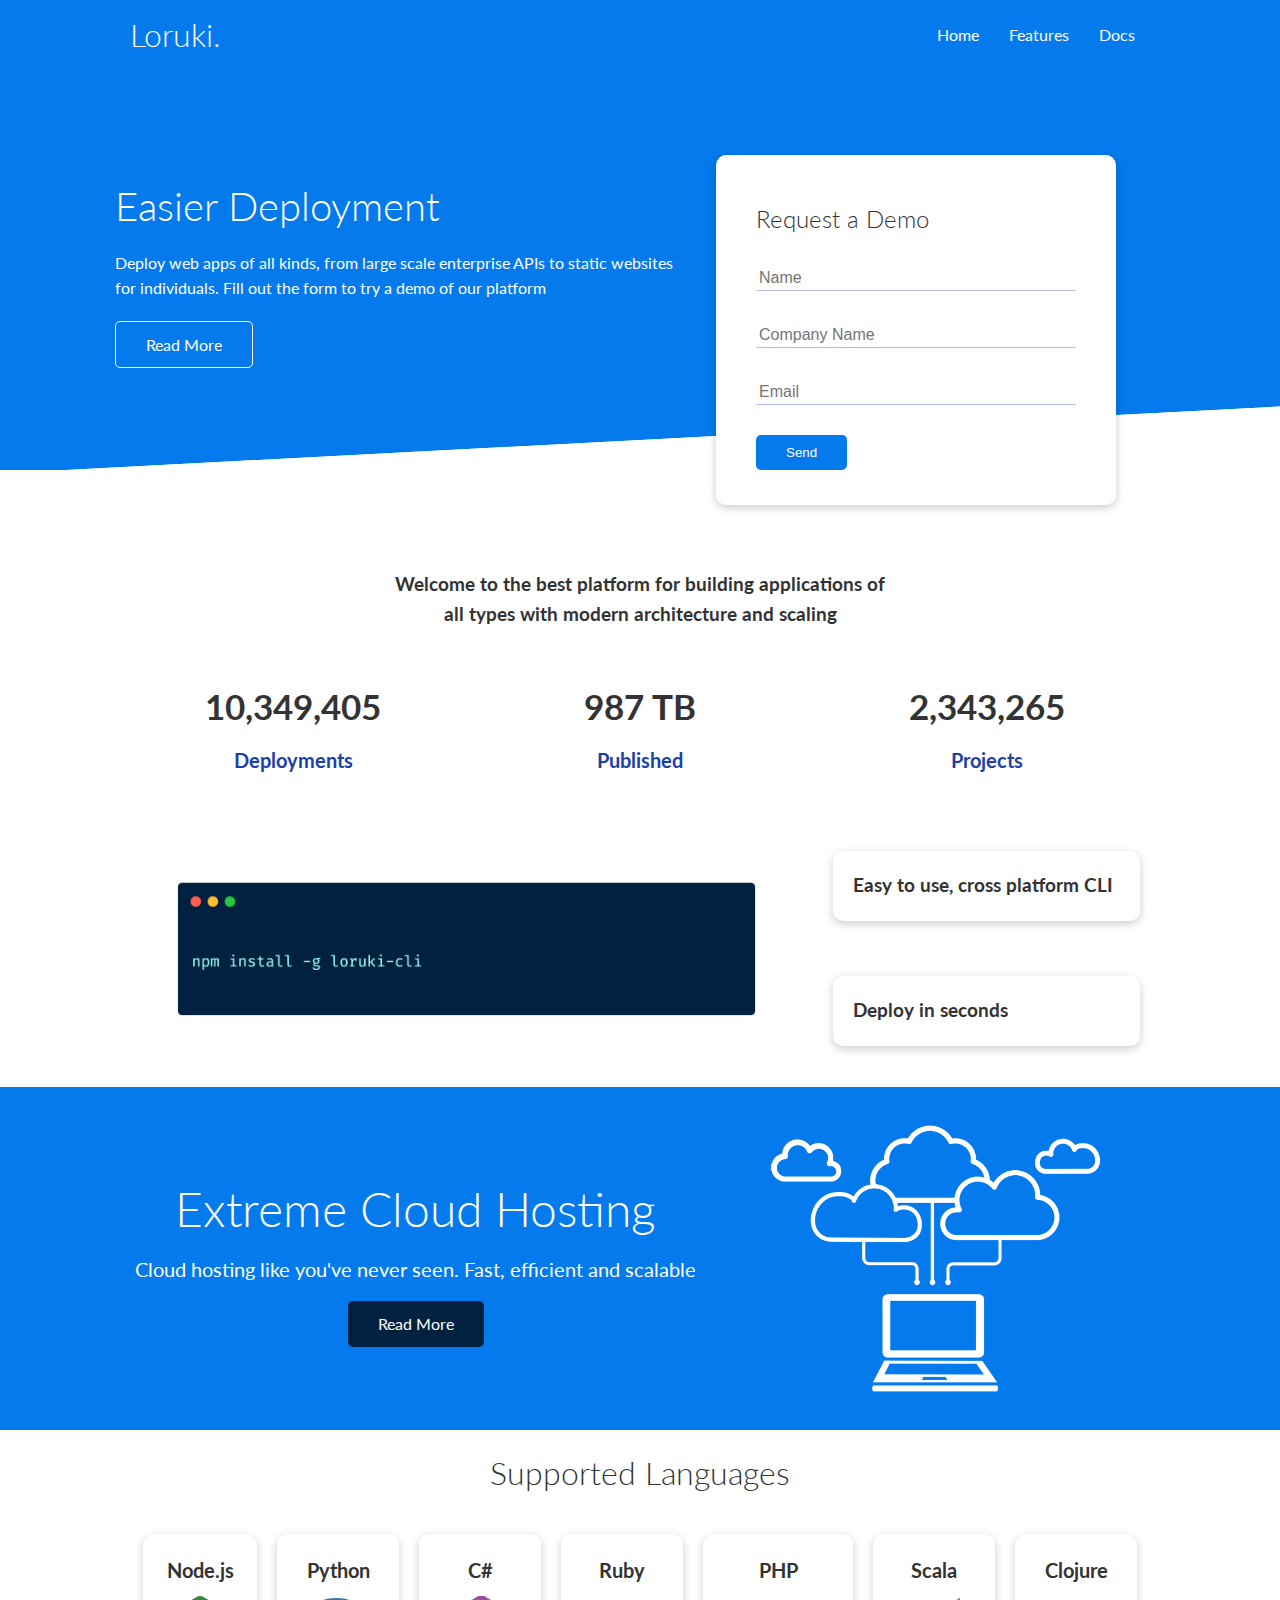
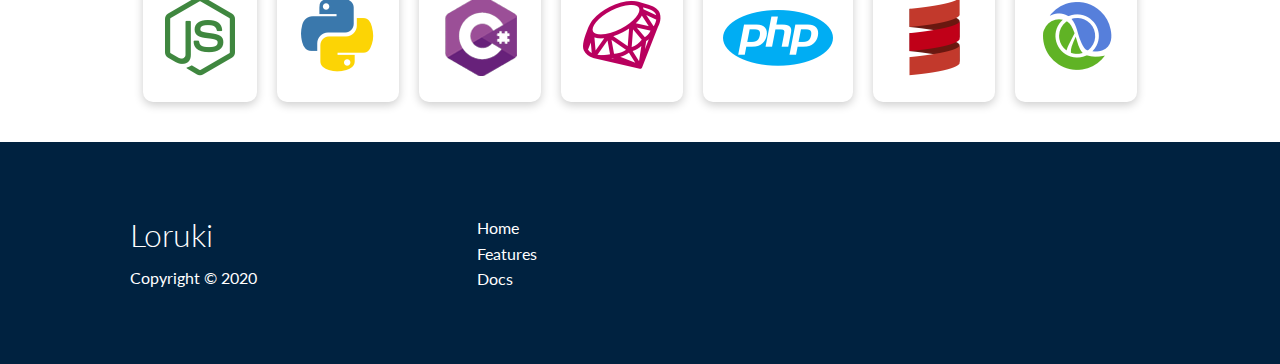
<file: index.html>
<!DOCTYPE html>
<html lang="en">
  <head>
    <meta charset="UTF-8" />
    <meta name="viewport" content="width=device-width, initial-scale=1.0" />
    <link
      rel="stylesheet"
      href="https://cdnjs.cloudflare.com/ajax/libs/font-awesome/5.15.1/css/all.min.css"
      integrity="sha512-+4zCK9k+qNFUR5X+cKL9EIR+ZOhtIloNl9GIKS57V1MyNsYpYcUrUeQc9vNfzsWfV28IaLL3i96P9sdNyeRssA=="
      crossorigin="anonymous"
    />
    <link rel="stylesheet" href="css/utilities.css" />
    <link rel="stylesheet" href="css/style.css" />
    <title>Loruki | Cloud Hosting For Everyone</title>
  </head>
  <body>
    <!-- Navbar -->
    <div class="navbar">
      <div class="container flex">
        <h1 class="logo">Loruki.</h1>
        <nav>
          <ul>
            <li><a href="index.html">Home</a></li>
            <li><a href="features.html">Features</a></li>
            <li><a href="docs.html">Docs</a></li>
          </ul>
        </nav>
      </div>
    </div>

    <!-- Showcase -->
    <section class="showcase">
      <div class="container grid">
        <div class="showcase-text">
          <h1>Easier Deployment</h1>
          <p>
            Deploy web apps of all kinds, from large scale enterprise APIs to
            static websites for individuals. Fill out the form to try a demo of
            our platform
          </p>
          <a href="features.html" class="btn btn-outline">Read More</a>
        </div>

        <div class="showcase-form card">
          <h2>Request a Demo</h2>
          <form>
            <div class="form-control">
              <input type="text" name="name" placeholder="Name" required />
            </div>
            <div class="form-control">
              <input
                type="text"
                name="company"
                placeholder="Company Name"
                required
              />
            </div>
            <div class="form-control">
              <input type="email" name="email" placeholder="Email" required />
            </div>
            <input type="submit" value="Send" class="btn btn-primary" />
          </form>
        </div>
      </div>
    </section>

    <!-- Stats -->
    <section class="stats">
      <div class="container">
        <h3 class="stats-heading text-center my-1">
          Welcome to the best platform for building applications of all types
          with modern architecture and scaling
        </h3>

        <div class="grid grid-3 text-center my-4">
          <div>
            <i class="fas fa-server fa-3x"></i>
            <h3>10,349,405</h3>
            <p class="text-secondary">Deployments</p>
          </div>
          <div>
            <i class="fas fa-upload fa-3x"></i>
            <h3>987 TB</h3>
            <p class="text-secondary">Published</p>
          </div>
          <div>
            <i class="fas fa-project-diagram fa-3x"></i>
            <h3>2,343,265</h3>
            <p class="text-secondary">Projects</p>
          </div>
        </div>
      </div>
    </section>

    <!-- Cli -->
    <section class="cli">
      <div class="container grid">
        <img src="images/cli.png" alt="" />
        <div class="card">
          <h3>Easy to use, cross platform CLI</h3>
        </div>
        <div class="card">
          <h3>Deploy in seconds</h3>
        </div>
      </div>
    </section>

    <!-- Cloud -->
    <section class="cloud bg-primary my-2 py-2">
      <div class="container grid">
        <div class="text-center">
          <h2 class="lg">Extreme Cloud Hosting</h2>
          <p class="lead my-1">
            Cloud hosting like you've never seen. Fast, efficient and scalable
          </p>
          <a href="features.html" class="btn btn-dark">Read More</a>
        </div>
        <img src="images/cloud.png" alt="" />
      </div>
    </section>

    <!-- Languages -->
    <section class="languages">
      <h2 class="md text-center my-2">Supported Languages</h2>
      <div class="container flex">
        <div class="card">
          <h4>Node.js</h4>
          <img src="images/logos/node.png" alt="" />
        </div>
        <div class="card">
          <h4>Python</h4>
          <img src="images/logos/python.png" alt="" />
        </div>
        <div class="card">
          <h4>C#</h4>
          <img src="images/logos/csharp.png" alt="" />
        </div>
        <div class="card">
          <h4>Ruby</h4>
          <img src="images/logos/ruby.png" alt="" />
        </div>
        <div class="card">
          <h4>PHP</h4>
          <img src="images/logos/php.png" alt="" />
        </div>
        <div class="card">
          <h4>Scala</h4>
          <img src="images/logos/scala.png" alt="" />
        </div>
        <div class="card">
          <h4>Clojure</h4>
          <img src="images/logos/clojure.png" alt="" />
        </div>
      </div>
    </section>

    <!-- Footer -->
    <footer class="footer bg-dark py-5">
      <div class="container grid grid-3">
        <div>
          <h1>Loruki</h1>
          <p>Copyright &copy; 2020</p>
        </div>
        <nav>
          <ul>
            <li><a href="index.html">Home</a></li>
            <li><a href="features.html">Features</a></li>
            <li><a href="docs.html">Docs</a></li>
          </ul>
        </nav>
        <div class="social">
          <a href="#"><i class="fab fa-github fa-2x"></i></a>
          <a href="#"><i class="fab fa-facebook fa-2x"></i></a>
          <a href="#"><i class="fab fa-instagram fa-2x"></i></a>
          <a href="#"><i class="fab fa-twitter fa-2x"></i></a>
        </div>
      </div>
    </footer>
  </body>
</html>
</file>
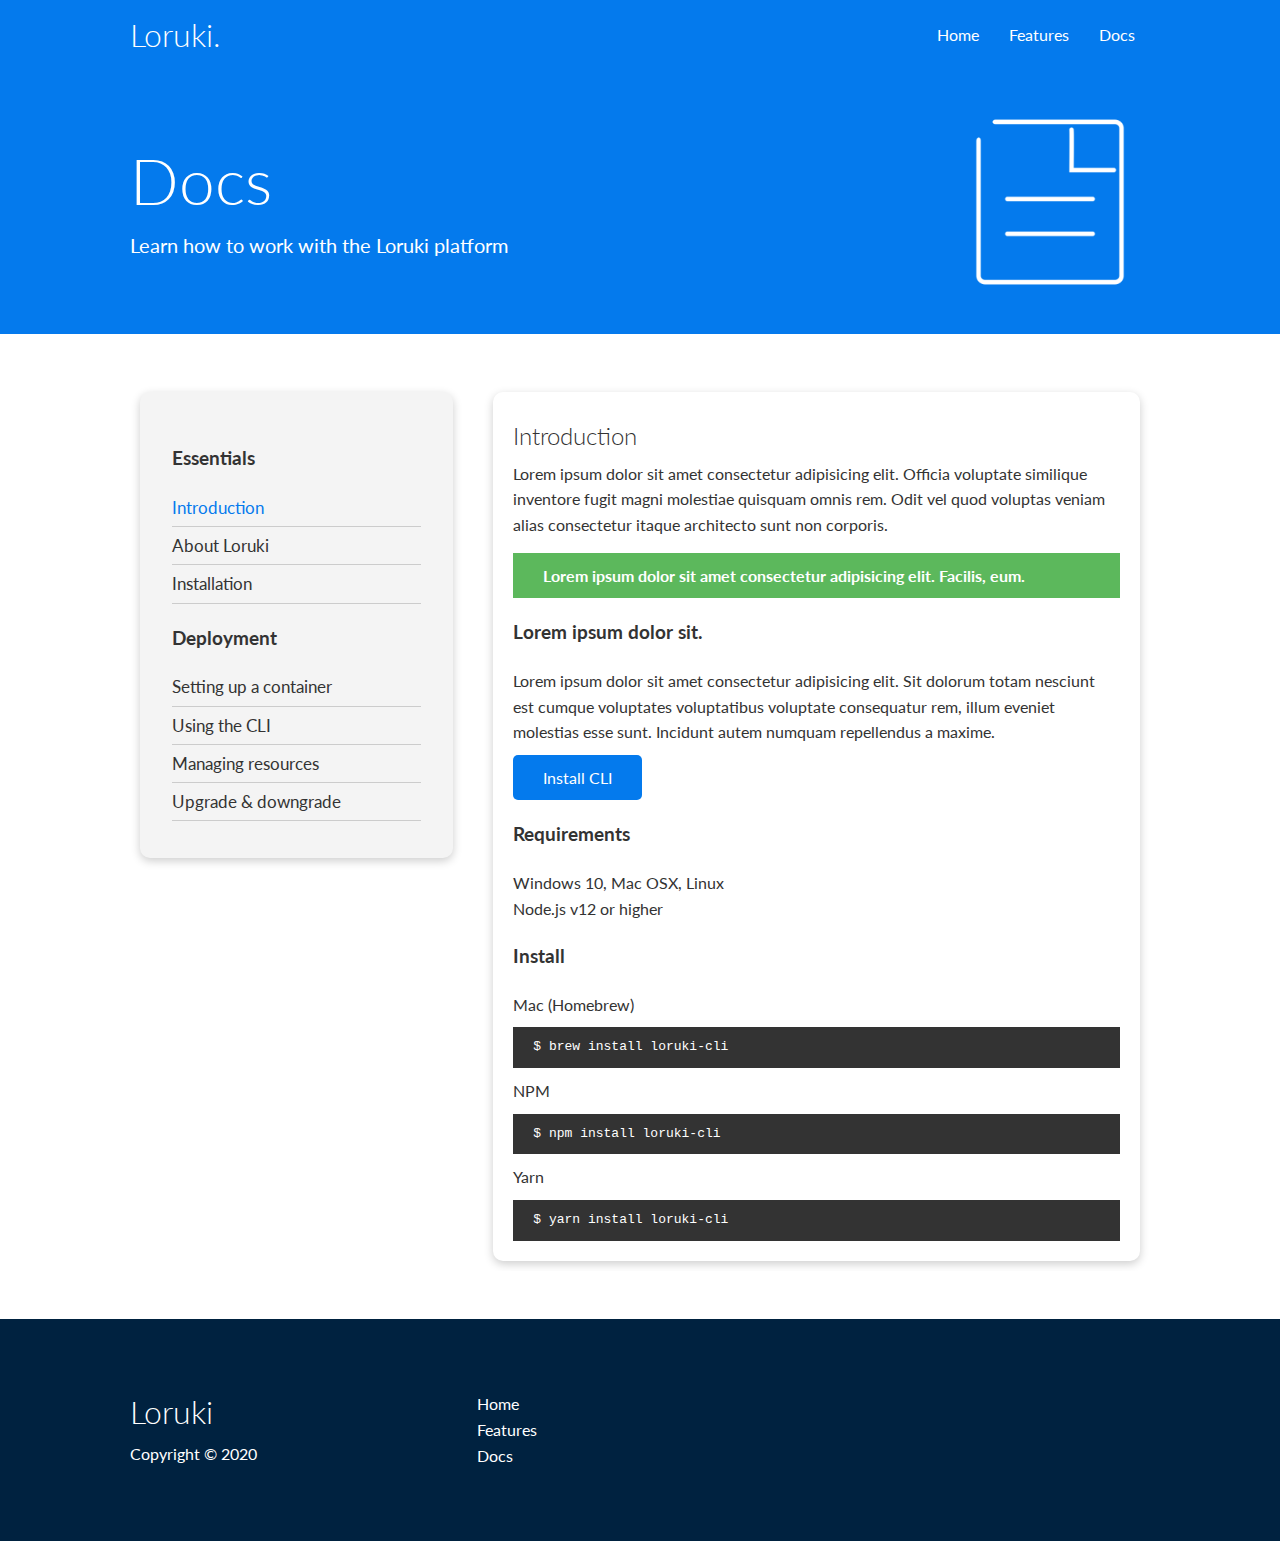
<file: docs.html>
<!DOCTYPE html>
<html lang="en">
  <head>
    <meta charset="UTF-8" />
    <meta name="viewport" content="width=device-width, initial-scale=1.0" />
    <link
      rel="stylesheet"
      href="https://cdnjs.cloudflare.com/ajax/libs/font-awesome/5.15.1/css/all.min.css"
      integrity="sha512-+4zCK9k+qNFUR5X+cKL9EIR+ZOhtIloNl9GIKS57V1MyNsYpYcUrUeQc9vNfzsWfV28IaLL3i96P9sdNyeRssA=="
      crossorigin="anonymous"
    />
    <link rel="stylesheet" href="css/utilities.css" />
    <link rel="stylesheet" href="css/style.css" />
    <title>Loruki | Cloud Hosting For Everyone</title>
  </head>
  <body>
    <!-- Navbar -->
    <div class="navbar">
      <div class="container flex">
        <h1 class="logo">Loruki.</h1>
        <nav>
          <ul>
            <li><a href="index.html">Home</a></li>
            <li><a href="features.html">Features</a></li>
            <li><a href="docs.html">Docs</a></li>
          </ul>
        </nav>
      </div>
    </div>
    <!-- Head -->
    <section class="features-head bg-primary py-3">
      <div class="container grid">
        <div>
          <h1 class="xl">Docs</h1>
          <p class="lead">Learn how to work with the Loruki platform</p>
        </div>
        <img src="images/docs.png" alt="" />
      </div>
    </section>
    <!-- doc main -->
    <section class="docs-main my-4">
      <div class="container grid">
        <div class="card bg-light p-3">
          <h3 class="my-2">Essentials</h3>
          <nav>
            <ul>
              <li><a class="text-primary" href="#">Introduction</a></li>
              <li><a href="#">About Loruki</a></li>
              <li><a href="#">Installation</a></li>
            </ul>
          </nav>

          <h3 class="my-2">Deployment</h3>
          <nav>
            <ul>
              <li><a href="#">Setting up a container</a></li>
              <li><a href="#">Using the CLI</a></li>
              <li><a href="#">Managing resources</a></li>
              <li><a href="#">Upgrade & downgrade</a></li>
            </ul>
          </nav>
        </div>
        <div class="card">
          <h2>Introduction</h2>
          <p>
            Lorem ipsum dolor sit amet consectetur adipisicing elit. Officia
            voluptate similique inventore fugit magni molestiae quisquam omnis
            rem. Odit vel quod voluptas veniam alias consectetur itaque
            architecto sunt non corporis.
          </p>
          <div class="alert alert-success">
            <i class="fas fa-info"></i>Lorem ipsum dolor sit amet consectetur
            adipisicing elit. Facilis, eum.
          </div>
          <h3>Lorem ipsum dolor sit.</h3>
          <p>
            Lorem ipsum dolor sit amet consectetur adipisicing elit. Sit dolorum
            totam nesciunt est cumque voluptates voluptatibus voluptate
            consequatur rem, illum eveniet molestias esse sunt. Incidunt autem
            numquam repellendus a maxime.
          </p>
          <a href="#" class="btn btn-primary">Install CLI</a>
          <h3>Requirements</h3>
          <ul>
            <li>Windows 10, Mac OSX, Linux</li>
            <li>Node.js v12 or higher</li>
          </ul>

          <h3>Install</h3>
          <p>Mac (Homebrew)</p>
          <pre><code>$ brew install loruki-cli</code></pre>
          <p>NPM</p>
          <pre><code>$ npm install loruki-cli</code></pre>
          <p>Yarn</p>
          <pre><code>$ yarn install loruki-cli</code></pre>
        </div>
      </div>
    </section>
    <!-- Footer -->
    <footer class="footer bg-dark py-5">
      <div class="container grid grid-3">
        <div>
          <h1>Loruki</h1>
          <p>Copyright &copy; 2020</p>
        </div>
        <nav>
          <ul>
            <li><a href="index.html">Home</a></li>
            <li><a href="features.html">Features</a></li>
            <li><a href="docs.html">Docs</a></li>
          </ul>
        </nav>
        <div class="social">
          <a href="#"><i class="fab fa-github fa-2x"></i></a>
          <a href="#"><i class="fab fa-facebook fa-2x"></i></a>
          <a href="#"><i class="fab fa-instagram fa-2x"></i></a>
          <a href="#"><i class="fab fa-twitter fa-2x"></i></a>
        </div>
      </div>
    </footer>
  </body>
</html>
</file>
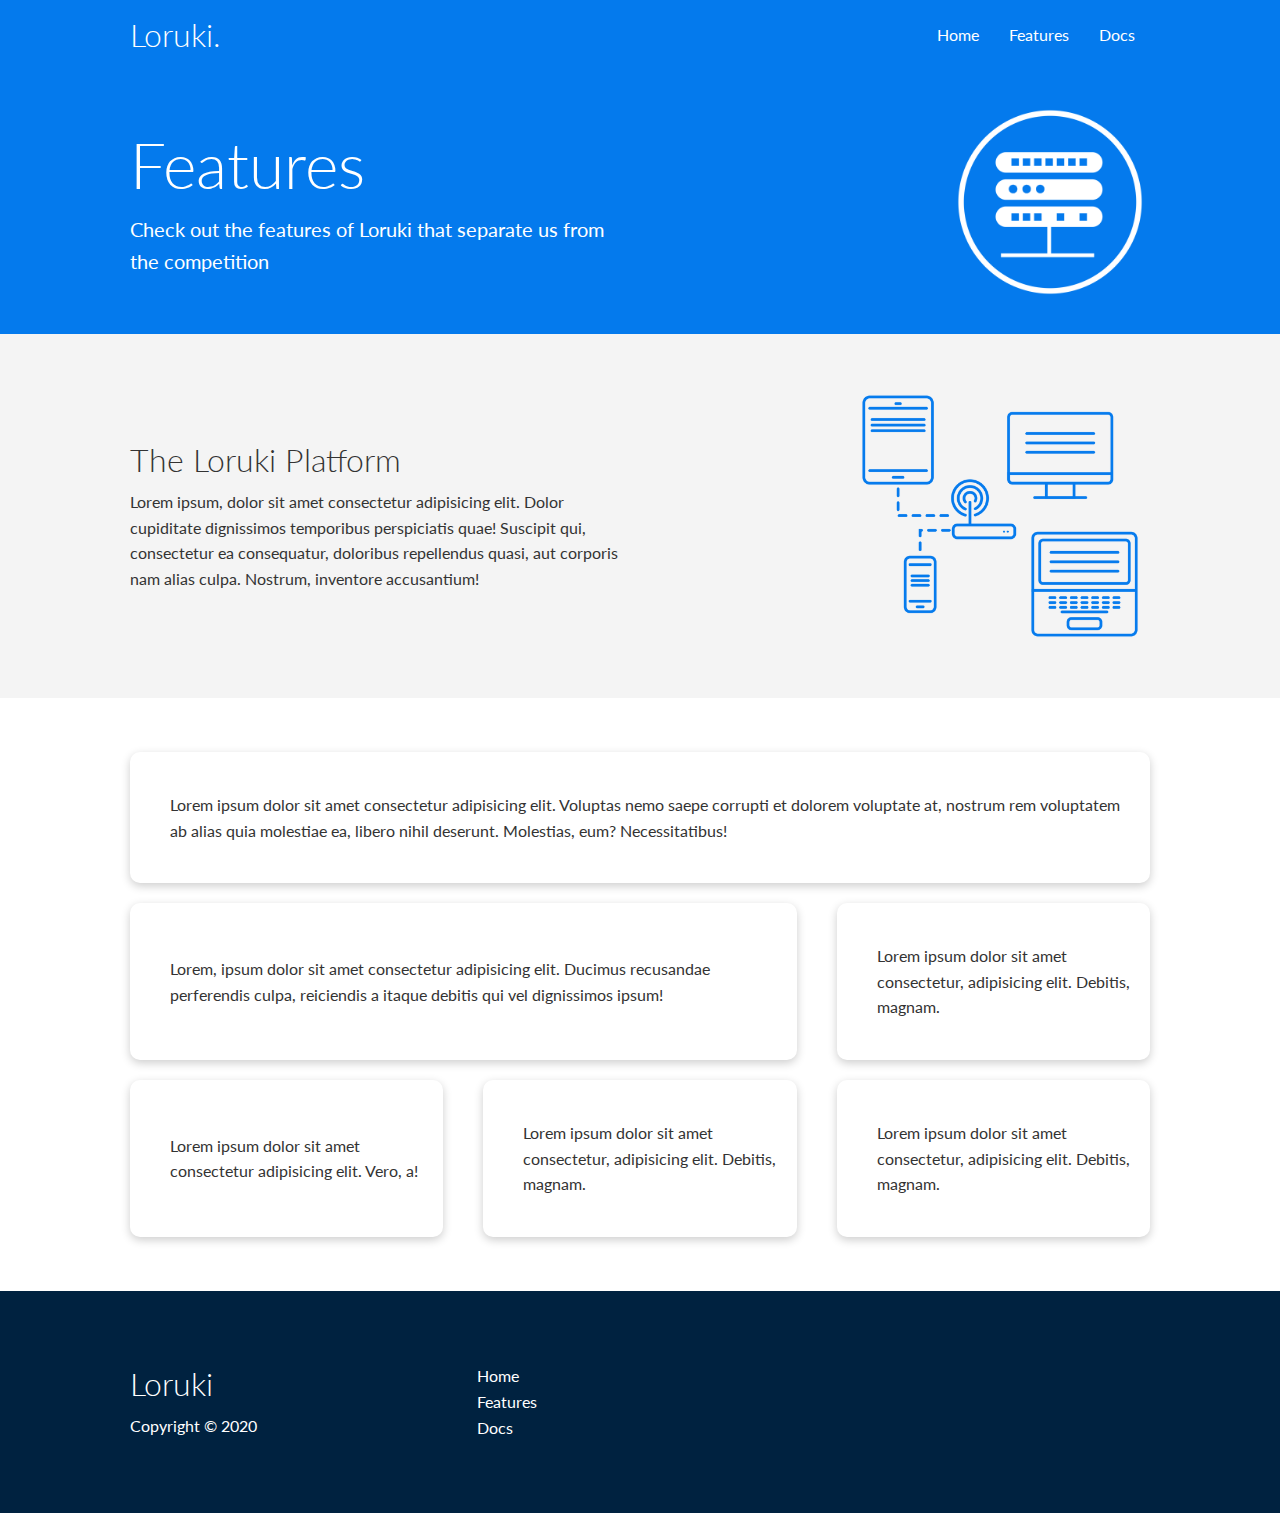
<file: features.html>
<!DOCTYPE html>
<html lang="en">
  <head>
    <meta charset="UTF-8" />
    <meta name="viewport" content="width=device-width, initial-scale=1.0" />
    <link
      rel="stylesheet"
      href="https://cdnjs.cloudflare.com/ajax/libs/font-awesome/5.15.1/css/all.min.css"
      integrity="sha512-+4zCK9k+qNFUR5X+cKL9EIR+ZOhtIloNl9GIKS57V1MyNsYpYcUrUeQc9vNfzsWfV28IaLL3i96P9sdNyeRssA=="
      crossorigin="anonymous"
    />
    <link rel="stylesheet" href="css/utilities.css" />
    <link rel="stylesheet" href="css/style.css" />
    <title>Loruki | Cloud Hosting For Everyone</title>
  </head>
  <body>
    <!-- Navbar -->
    <div class="navbar">
      <div class="container flex">
        <h1 class="logo">Loruki.</h1>
        <nav>
          <ul>
            <li><a href="index.html">Home</a></li>
            <li><a href="features.html">Features</a></li>
            <li><a href="docs.html">Docs</a></li>
          </ul>
        </nav>
      </div>
    </div>
    <!-- Head -->
    <section class="features-head bg-primary py-3">
      <div class="container grid">
        <div>
          <h1 class="xl">Features</h1>
          <p class="lead">
            Check out the features of Loruki that separate us from the
            competition
          </p>
        </div>
        <img src="images/server.png" alt="" />
      </div>
    </section>
    <!-- Sub-head -->
    <section class="features-sub-head bg-light py-3">
      <div class="container grid">
        <div>
          <h1 class="md">The Loruki Platform</h1>
          <p>
            Lorem ipsum, dolor sit amet consectetur adipisicing elit. Dolor
            cupiditate dignissimos temporibus perspiciatis quae! Suscipit qui,
            consectetur ea consequatur, doloribus repellendus quasi, aut
            corporis nam alias culpa. Nostrum, inventore accusantium!
          </p>
        </div>
        <img src="images/server2.png" alt="" />
      </div>
    </section>
    <!-- Features-main -->
    <section class="features-main my-2">
      <div class="container grid grid-3">
        <div class="card flex">
          <i class="fas fa-server fa-3x"></i>
          <p>
            Lorem ipsum dolor sit amet consectetur adipisicing elit. Voluptas
            nemo saepe corrupti et dolorem voluptate at, nostrum rem voluptatem
            ab alias quia molestiae ea, libero nihil deserunt. Molestias, eum?
            Necessitatibus!
          </p>
        </div>
        <div class="card flex">
          <i class="fas fa-network-wired fa-3x"></i>
          <p>
            Lorem, ipsum dolor sit amet consectetur adipisicing elit. Ducimus
            recusandae perferendis culpa, reiciendis a itaque debitis qui vel
            dignissimos ipsum!
          </p>
        </div>
        <div class="card flex">
          <i class="fas fa-laptop-code fa-3x"></i>
          <p>
            Lorem ipsum dolor sit amet consectetur, adipisicing elit. Debitis,
            magnam.
          </p>
        </div>
        <div class="card flex">
          <i class="fas fa-database fa-3x"></i>
          <p>
            Lorem ipsum dolor sit amet consectetur adipisicing elit. Vero, a!
          </p>
        </div>
        <div class="card flex">
          <i class="fas fa-power-off fa-3x"></i>
          <p>
            Lorem ipsum dolor sit amet consectetur, adipisicing elit. Debitis,
            magnam.
          </p>
        </div>
        <div class="card flex">
          <i class="fas fa-upload fa-3x"></i>
          <p>
            Lorem ipsum dolor sit amet consectetur, adipisicing elit. Debitis,
            magnam.
          </p>
        </div>
      </div>
    </section>
    <!-- Footer -->
    <footer class="footer bg-dark py-5">
      <div class="container grid grid-3">
        <div>
          <h1>Loruki</h1>
          <p>Copyright &copy; 2020</p>
        </div>
        <nav>
          <ul>
            <li><a href="index.html">Home</a></li>
            <li><a href="features.html">Features</a></li>
            <li><a href="docs.html">Docs</a></li>
          </ul>
        </nav>
        <div class="social">
          <a href="#"><i class="fab fa-github fa-2x"></i></a>
          <a href="#"><i class="fab fa-facebook fa-2x"></i></a>
          <a href="#"><i class="fab fa-instagram fa-2x"></i></a>
          <a href="#"><i class="fab fa-twitter fa-2x"></i></a>
        </div>
      </div>
    </footer>
  </body>
</html>
</file>
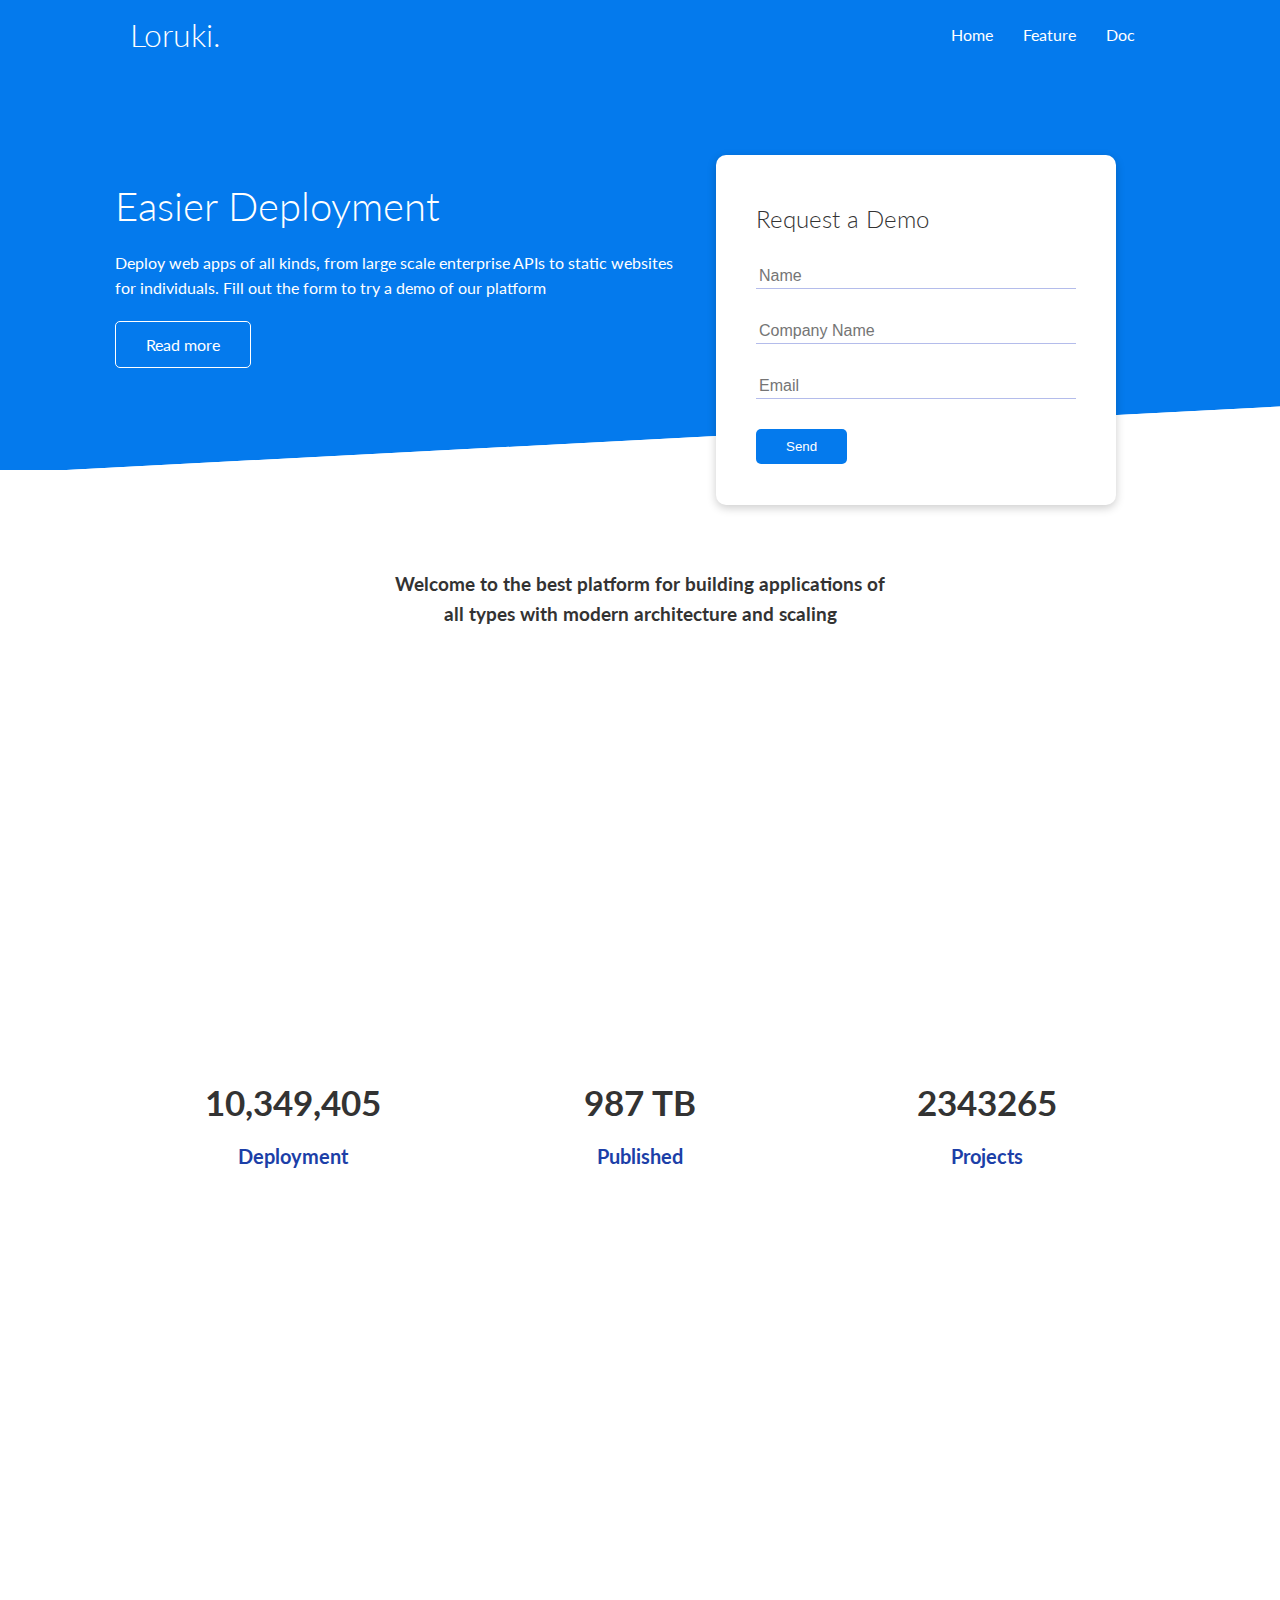
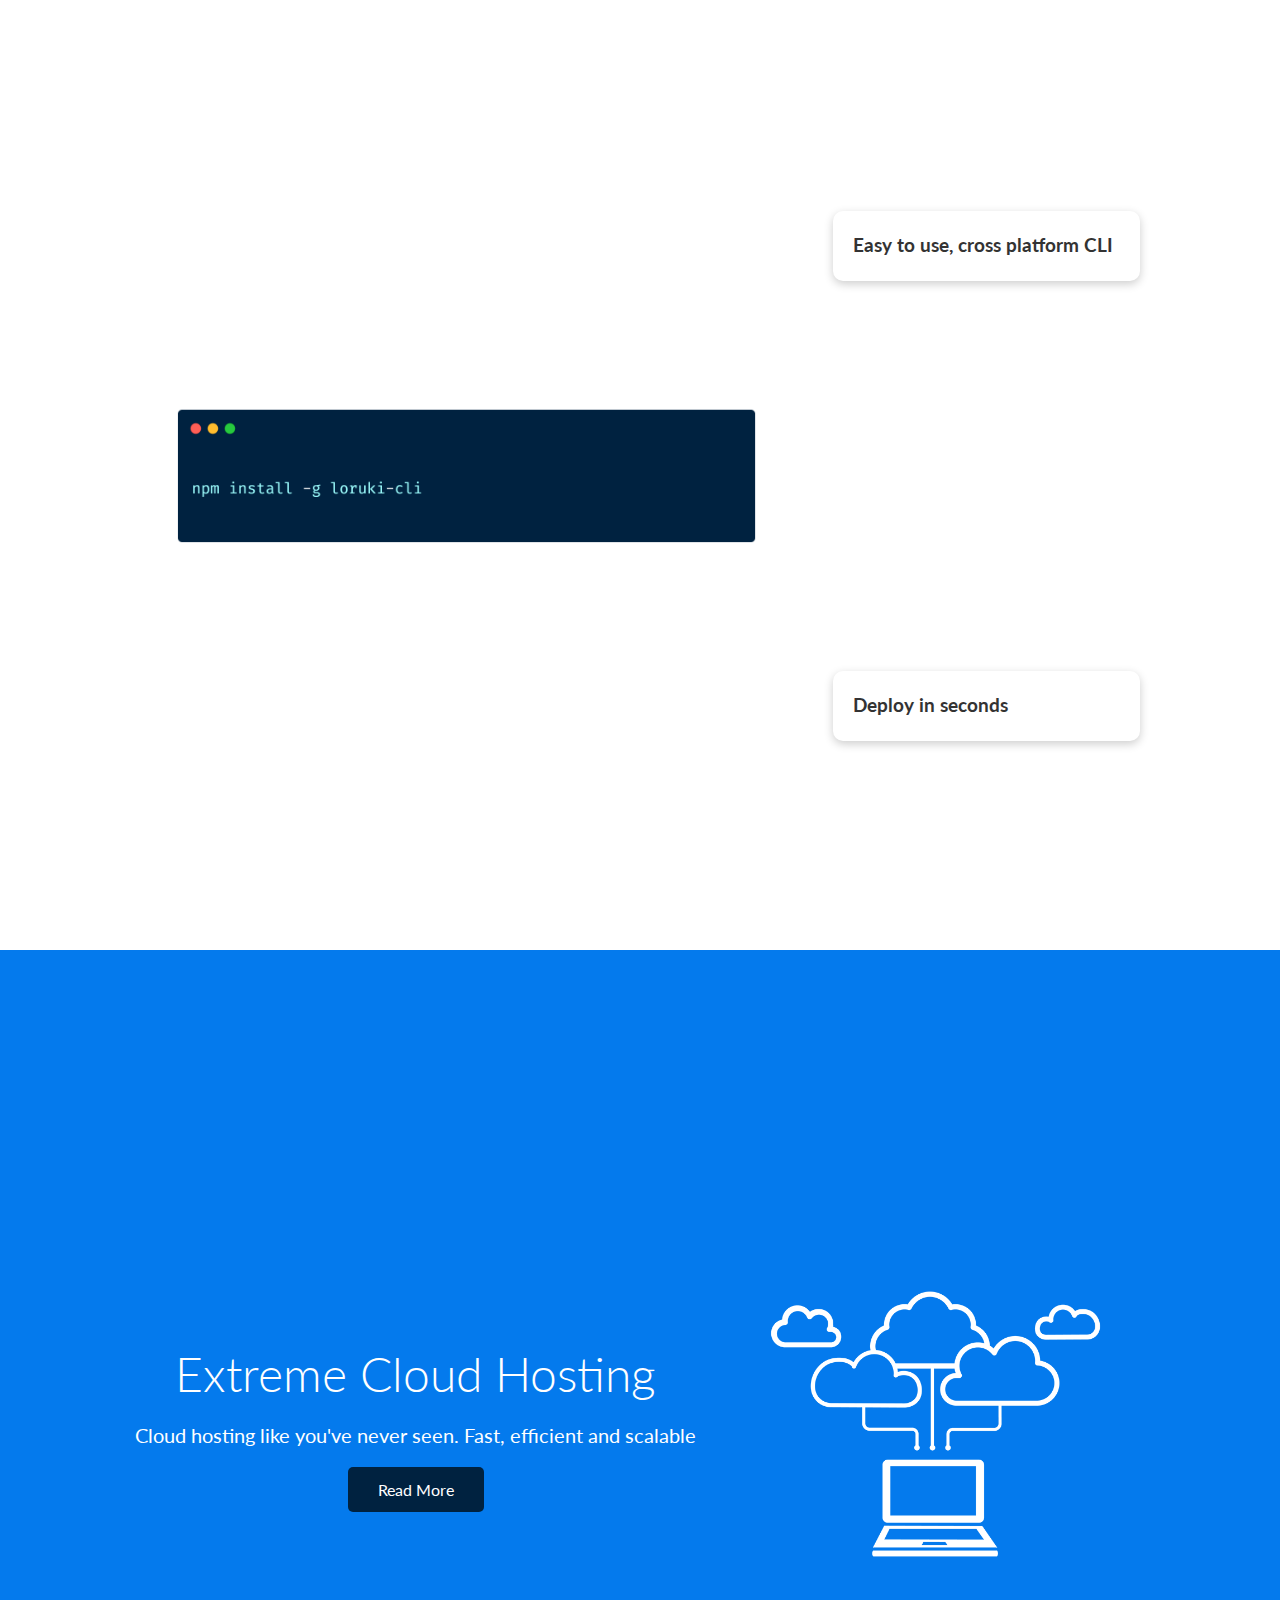
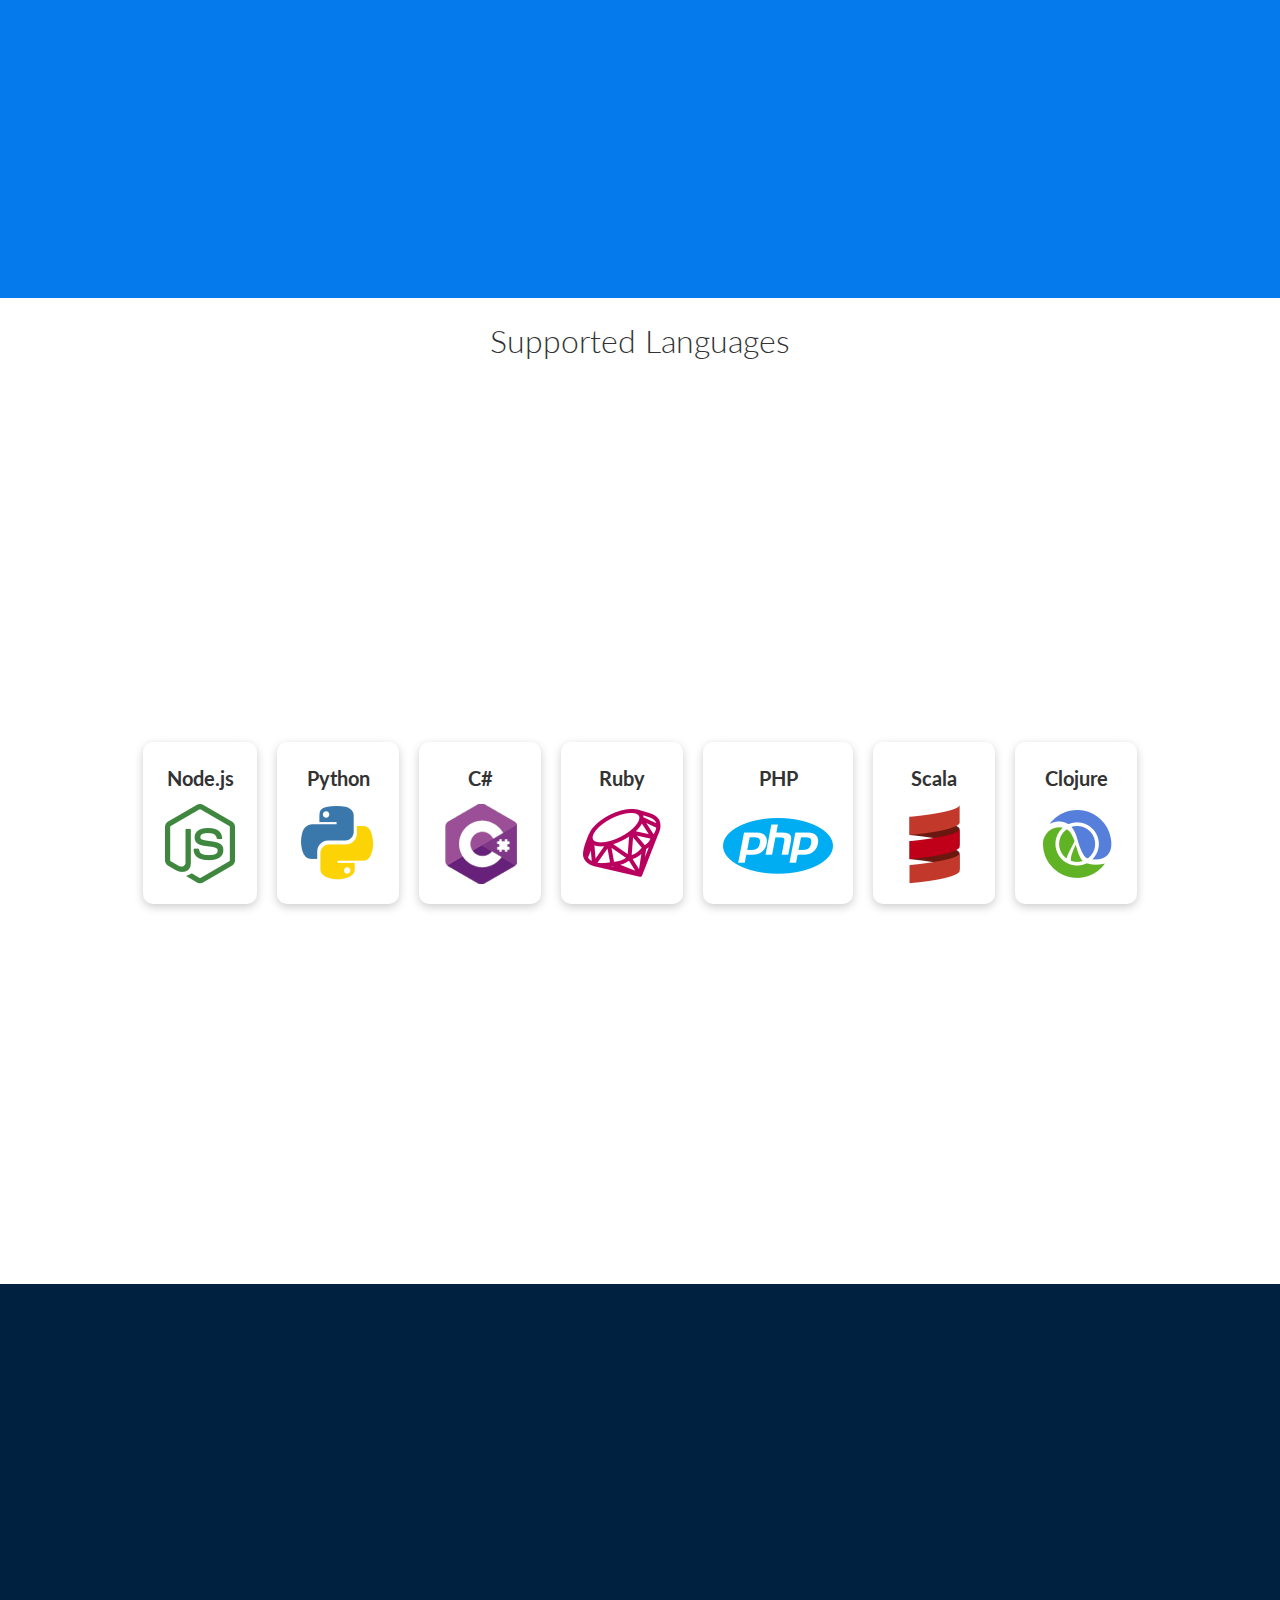
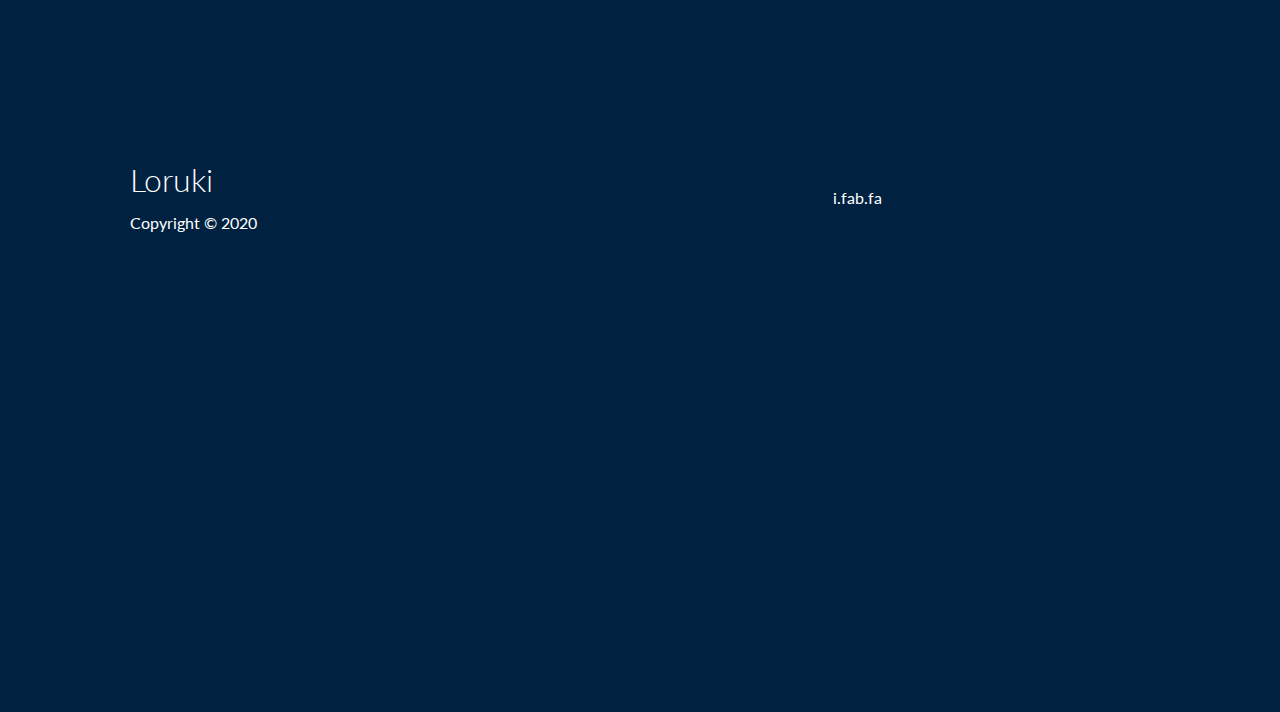
<file: index - DuyAnhdemo.html>
<html lang="en">
  <head>
    <meta charset="UTF-8" />
    <meta http-equiv="X-UA-Compatible" content="IE=edge" />
    <meta name="viewport" content="width=device-width, initial-scale=1.0" />
    <link
      rel="stylesheet"
      href="https://cdnjs.cloudflare.com/ajax/libs/font-awesome/6.2.0/css/all.min.css"
      integrity="sha512-xh6O/CkQoPOWDdYTDqeRdPCVd1SpvCA9XXcUnZS2FmJNp1coAFzvtCN9BmamE+4aHK8yyUHUSCcJHgXloTyT2A=="
      crossorigin="anonymous"
      referrerpolicy="no-referrer"
    />
    <link rel="stylesheet" href="css/utilities.css" />
    <link rel="stylesheet" href="css/style.css" />

    <title>Loruki | Cloud Hosting for Everyone</title>
  </head>
  <body>
    <!-- navbar  -->
    <div class="navbar">
      <div class="container flex">
        <h1 class="logo">Loruki.</h1>
        <nav>
          <ul>
            <li><a href="index.html">Home</a></li>
            <li><a href="features.html">Feature</a></li>
            <li><a href="docs.html">Doc</a></li>
          </ul>
        </nav>
      </div>
    </div>
    <!-- showcase -->
    <section class="showcase">
      <div class="container grid">
        <div class="showcase-text">
          <h1>Easier Deployment</h1>
          <p>
            Deploy web apps of all kinds, from large scale enterprise APIs to
            static websites for individuals. Fill out the form to try a demo of
            our platform
          </p>
          <a href="features.html" class="btn btn-outline">Read more</a>
        </div>
        <div class="showcase-form card">
          <h2>Request a Demo</h2>
          <form>
            <div class="form-control">
              <input type="text" name="name" placeholder="Name" required />
            </div>
            <div class="form-control">
              <input
                type="text"
                name="company"
                placeholder="Company Name"
                required
              />
            </div>
            <div class="form-control">
              <input type="email" name="email" placeholder="Email" required />
            </div>
            <input type="submit" value="Send" class="btn btn-primary" />
          </form>
        </div>
      </div>
    </section>
    <!-- Stat -->
    <section class="stats">
      <div class="container">
        <h3 class="stats-heading text-center my-1">
          Welcome to the best platform for building applications of all types
          with modern architecture and scaling
        </h3>
        <div class="grid grid-3 text-center my-4">
          <div>
            <i class="fas fa-server fa-3x"></i>
            <h3>10,349,405</h3>
            <p class="text-secondary">Deployment</p>
          </div>
          <div>
            <i class="fas fa-upload fa-3x"></i>
            <h3>987 TB</h3>
            <p class="text-secondary">Published</p>
          </div>
          <div>
            <i class="fas fa-project-diagram fa-3x"></i>
            <h3>2343265</h3>
            <p class="text-secondary">Projects</p>
          </div>
        </div>
      </div>
    </section>
    <!-- Cli -->
    <section class="cli">
      <div class="container grid">
        <img src="images/cli.png" alt="" />
        <div class="card">
          <h3>Easy to use, cross platform CLI</h3>
        </div>
        <div class="card">
          <h3>Deploy in seconds</h3>
        </div>
      </div>
    </section>
    <!-- Cloud -->
    <section class="cloud bg-primary my-2 py-2">
      <div class="container grid">
        <div class="text-center">
          <h2 class="lg">Extreme Cloud Hosting</h2>
          <p class="lead my-1">
            Cloud hosting like you've never seen. Fast, efficient and scalable
          </p>
          <a href="features.html" class="btn btn-darK">Read More</a>
        </div>
        <img src="images/cloud.png" alt="" />
      </div>
    </section>
    <!-- Languages -->
    <section class="languages">
      <h2 class="md text-center my-2">Supported Languages</h2>
      <div class="container flex">
        <div class="card">
          <h4>Node.js</h4>
          <img src="images/logos/node.png" alt="" />
        </div>
        <div class="card">
          <h4>Python</h4>
          <img src="images/logos/python.png" alt="" />
        </div>
        <div class="card">
          <h4>C#</h4>
          <img src="images/logos/csharp.png" alt="" />
        </div>
        <div class="card">
          <h4>Ruby</h4>
          <img src="images/logos/ruby.png" alt="" />
        </div>
        <div class="card">
          <h4>PHP</h4>
          <img src="images/logos/php.png" alt="" />
        </div>
        <div class="card">
          <h4>Scala</h4>
          <img src="images/logos/scala.png" alt="" />
        </div>
        <div class="card">
          <h4>Clojure</h4>
          <img src="images/logos/clojure.png" alt="" />
        </div>
      </div>
    </section>
    <!-- Footer -->
    <footer class="footer bg-dark py-5">
      <div class="container grid grid-3">
        <div>
          <h1>Loruki</h1>
          <p>Copyright &copy; 2020</p>
        </div>
        <nav>
          <ul>
            <li></li>
          </ul>
        </nav>
        <div class="social">
          <a href="">i.fab.fa</a>
        </div>
      </div>
    </footer>
  </body>
</html>
</file>
<file: css/utilities.css>
.container {
  max-width: 1100px;
  margin: 0 auto;
  overflow: auto;
  padding: 0 40px;
}

.card {
  background-color: #fff;
  color: #333;
  border-radius: 10px;
  box-shadow: 0 3px 10px rgba(0, 0, 0, 0.2);
  padding: 20px;
  margin: 10px;
}

.btn {
  display: inline-block;
  padding: 10px 30px;
  cursor: pointer;
  background: var(--primary-color);
  color: #fff;
  border: none;
  border-radius: 5px;
}

.btn-outline {
  background-color: transparent;
  border: 1px #fff solid;
}

.btn:hover {
  transform: scale(0.98);
}

/* Backgrounds & colored buttons */
.bg-primary,
.btn-primary {
  background-color: var(--primary-color);
  color: #fff;
}

.bg-secondary,
.btn-secondary {
  background-color: var(--secondary-color);
  color: #fff;
}

.bg-dark,
.btn-dark {
  background-color: var(--dark-color);
  color: #fff;
}

.bg-light,
.btn-light {
  background-color: var(--light-color);
  color: #333;
}

.bg-primary a,
.btn-primary a,
.bg-secondary a,
.btn-secondary a,
.bg-dark a,
.btn-dark a {
  color: #fff;
}

/* Text colors */
.text-primary {
  color: var(--primary-color);
}

.text-secondary {
  color: var(--secondary-color);
}

.text-dark {
  color: var(--dark-color);
}

.text-light {
  color: var(--light-color);
}

/* Text sizes */
.lead {
  font-size: 20px;
}

.sm {
  font-size: 1rem;
}

.md {
  font-size: 2rem;
}

.lg {
  font-size: 3rem;
}

.xl {
  font-size: 4rem;
}

.text-center {
  text-align: center;
}

/* Alert */
.alert {
  background-color: var(--light-color);
  padding: 10px 20px;
  font-weight: bold;
  margin: 15px 0;
}

.alert i {
  margin-right: 10px;
}

.alert-success {
  background-color: var(--success-color);
  color: #fff;
}

.alert-error {
  background-color: var(--error-color);
  color: #fff;
}

.flex {
  display: flex;
  justify-content: center;
  align-items: center;
  height: 100%;
}

.grid {
  display: grid;
  grid-template-columns: repeat(2, 1fr);
  gap: 20px;
  justify-content: center;
  align-items: center;
  height: 100%;
}

.grid-3 {
  grid-template-columns: repeat(3, 1fr);
}

/* Margin */
.my-1 {
  margin: 1rem 0;
}

.my-2 {
  margin: 1.5rem 0;
}

.my-3 {
  margin: 2rem 0;
}

.my-4 {
  margin: 3rem 0;
}

.my-5 {
  margin: 4rem 0;
}

.m-1 {
  margin: 1rem;
}

.m-2 {
  margin: 1.5rem;
}

.m-3 {
  margin: 2rem;
}

.m-4 {
  margin: 3rem;
}

.m-5 {
  margin: 4rem;
}

/* Padding */
.py-1 {
  padding: 1rem 0;
}

.py-2 {
  padding: 1.5rem 0;
}

.py-3 {
  padding: 2rem 0;
}

.py-4 {
  padding: 3rem 0;
}

.py-5 {
  padding: 4rem 0;
}

.p-1 {
  padding: 1rem;
}

.p-2 {
  padding: 1.5rem;
}

.p-3 {
  padding: 2rem;
}

.p-4 {
  padding: 3rem;
}

.p-5 {
  padding: 4rem;
}
</file>
<file: css/style.css>
@import url("https://fonts.googleapis.com/css2?family=Lato:wght@300&display=swap");
:root {
  --primary-color: #047aed;
  --secondary-color: #1c3fa8;
  --dark-color: #002240;
  --light-color: #f4f4f4;
  --success-color: #5cb85c;
  --error-color: #d9534f;
}

* {
  box-sizing: border-box;
  padding: 0;
  margin: 0;
}

body {
  font-family: "Lato", sans-serif;
  color: #333;
  line-height: 1.6;
}

ul {
  list-style-type: none;
}

a {
  text-decoration: none;
  color: #333;
}

h1,
h2 {
  font-weight: 300;
  line-height: 1.2;
  margin: 10px 0;
}

p {
  margin: 10px 0;
}

img {
  width: 100%;
}

code,
pre {
  background: #333;
  color: #fff;
  padding: 10px;
}

/* Navbar */
.navbar {
  background-color: var(--primary-color);
  color: #fff;
  height: 70px;
}
.navbar ul {
  display: flex;
}
.navbar a {
  color: #fff;
  padding: 10px;
  margin: 0 5px;
}
.navbar a:hover {
  border-bottom: 2px #fff solid;
}
.navbar .flex {
  justify-content: space-between;
}
/* Showcase */
.showcase {
  height: 400px;
  background-color: var(--primary-color);
  color: #fff;
  position: relative;
}
.showcase h1 {
  font-size: 40px;
}
.showcase p {
  margin: 20px 0;
}
.showcase .grid {
  overflow: visible;
  grid-template-columns: 55% 45%;
  gap: 30px;
}
.showcase-text {
  animation: slideInFormLeft 1s ease-in;
}
.showcase-form {
  position: relative;
  top: 60px;
  height: 350px;
  width: 400px;
  padding: 40px;
  z-index: 100;
  animation: slideInFormRight 1s ease-in;
}
.showcase-form .form-control {
  margin: 30px 0;
}
.showcase-form input[type="text"],
.showcase-form input[type="email"] {
  border: 0;
  border-bottom: 1px solid #b4bceb;
  width: 100%;
  padding: 3px;
  font-size: 16px;
}
.showcase-form input:focus {
  outline: none;
}
.showcase::before,
.showcase::after {
  content: "";
  position: absolute;
  height: 100px;
  bottom: -70px;
  right: 0;
  left: 0;
  background-color: white;
  transform: skewY(-3deg);
  -webkit-transform: skewY(-3deg);
  -moz-transform: skewY(-3deg);
  -ms-transform: skewY(-3deg);
}
/* Stats */
.stats {
  padding-top: 100px;
  animation: slideInFormBottom 1s ease-in;
}
.stats-heading {
  max-width: 500px;
  margin: auto;
}
.stats .grid h3 {
  font-size: 35px;
}
.stats .grid p {
  font-size: 20px;
  font-weight: bold;
}
/* Cli */
.cli .grid {
  grid-template-columns: repeat(3, 1fr);
  grid-template-rows: repeat(2, 1fr);
}
.cli .grid > *:first-child {
  grid-column: 1 / span 2;
  grid-row: 1 / span 2;
}

/* cloud */
.cloud .grid {
  grid-template-columns: 4fr 3fr;
}
/* Languages */
.languages .flex {
  flex-wrap: wrap;
}

.languages .card {
  text-align: center;
  margin: 18px 10px 40px;
  transition: transform 0.2s ease-in;
}
.languages .card h4 {
  font-size: 20px;
  margin-bottom: 10px;
}
.languages .card:hover {
  transform: translateY(-15px);
}
/* Featrues */
.features-head img {
  width: 200px;
  justify-self: flex-end;
}
.features-sub-head img {
  width: 300px;
  justify-self: flex-end;
}
/* Features-main */
.features-main .card > i {
  margin-right: 20px;
}
.features-main .grid {
  padding: 30px;
}
.features-main .grid > *:first-child {
  grid-column: 1 / span 3;
}
.features-main .grid > *:nth-child(2) {
  grid-column: 1 / span 2;
}
/* Docs */
.docs-main h3 {
  margin: 20px 0;
}

.docs-main .grid {
  grid-template-columns: 1fr 2fr;
  align-items: flex-start;
}

.docs-main nav li {
  font-size: 17px;
  padding-bottom: 5px;
  margin-bottom: 5px;
  border-bottom: 1px #ccc solid;
}

.docs-main a:hover {
  font-weight: bold;
}
/* footer */
.footer .social a {
  margin: 0 10px;
}
/* Animation */
@keyframes slideInFormLeft {
  0% {
    transform: translateX(-100%);
  }
  100% {
    transform: translateX(0);
  }
}
@keyframes slideInFormRight {
  0% {
    transform: translateX(100%);
  }
  100% {
    transform: translateX(0);
  }
}
@keyframes slideInFormTop {
  0% {
    transform: translateY(-100%);
  }
  100% {
    transform: translateY(0);
  }
}
@keyframes slideInFormBottom {
  0% {
    transform: translateY(100%);
  }
  100% {
    transform: translateY(0);
  }
}
/* Tablets andd under */
@media (max-width: 768px) {
  .grid,
  .showcase .grid,
  .stats .grid,
  .cli .grid,
  .cloud .grid,
  .features-main .grid,
  .docs-main .grid {
    grid-template-columns: 1fr;
    grid-template-rows: 1fr;
  }
  .showcase {
    height: auto;
  }
  .showcase-text {
    text-align: center;
    margin-top: 40px;
    animation: slideInFormTop 1s ease-in;
  }
  .showcase-form {
    justify-self: center;
    margin: auto;
    animation: slideInFormBottom 1s ease-in;
  }
  .cli .grid > *:first-child {
    grid-column: 1;
    grid-row: 1;
  }
  .features-head,
  .features-sub-head,
  .docs-head {
    text-align: center;
  }
  .features-head img,
  .features-sub-head img,
  .docs-head img {
    justify-self: center;
  }
  .features-main .grid > *:first-child,
  .features-main .grid > *:nth-child(2) {
    grid-column: 1;
  }
}
/* Mobile */
@media (max-width: 500px) {
  .navbar {
    height: 110px;
  }
  .navbar .flex {
    flex-direction: column;
  }
  .navbar ul {
    padding: 10px;
    background-color: rgba(0, 0, 0, 0.2);
  }
}
</file>
